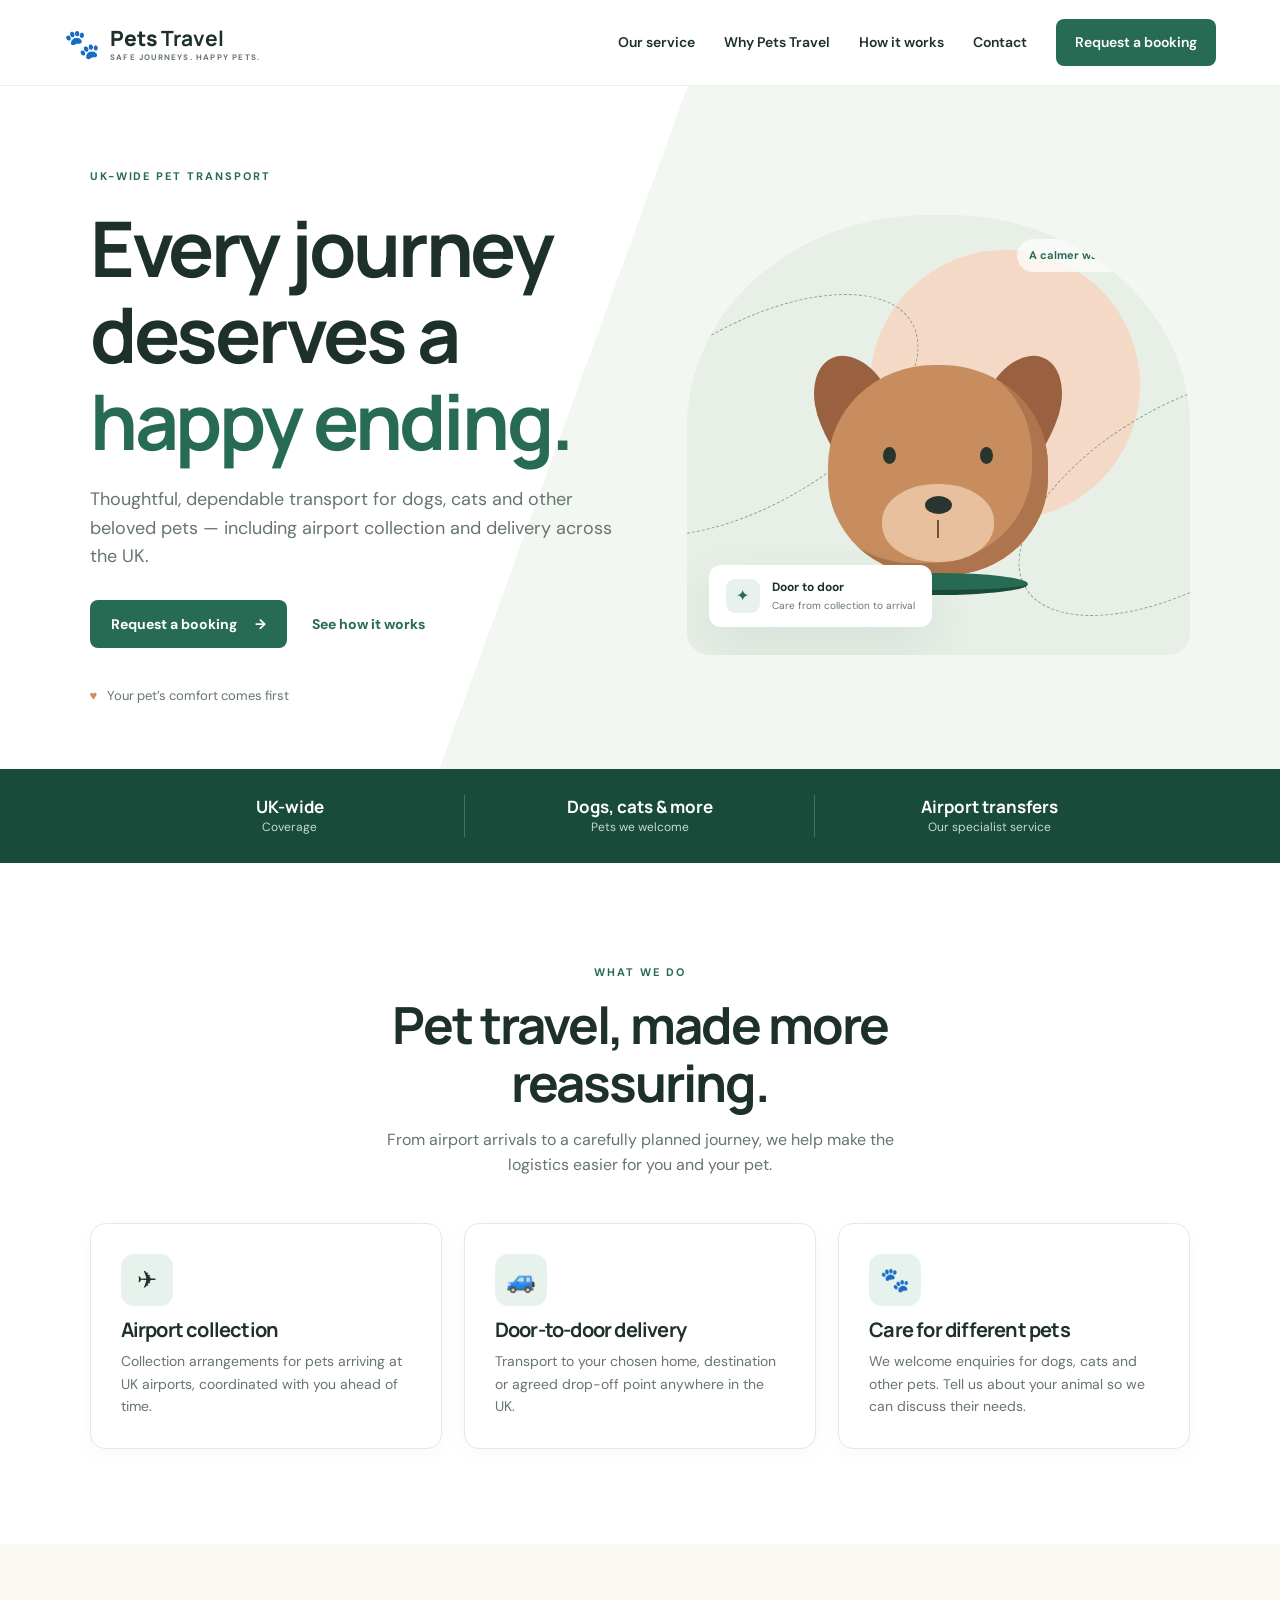
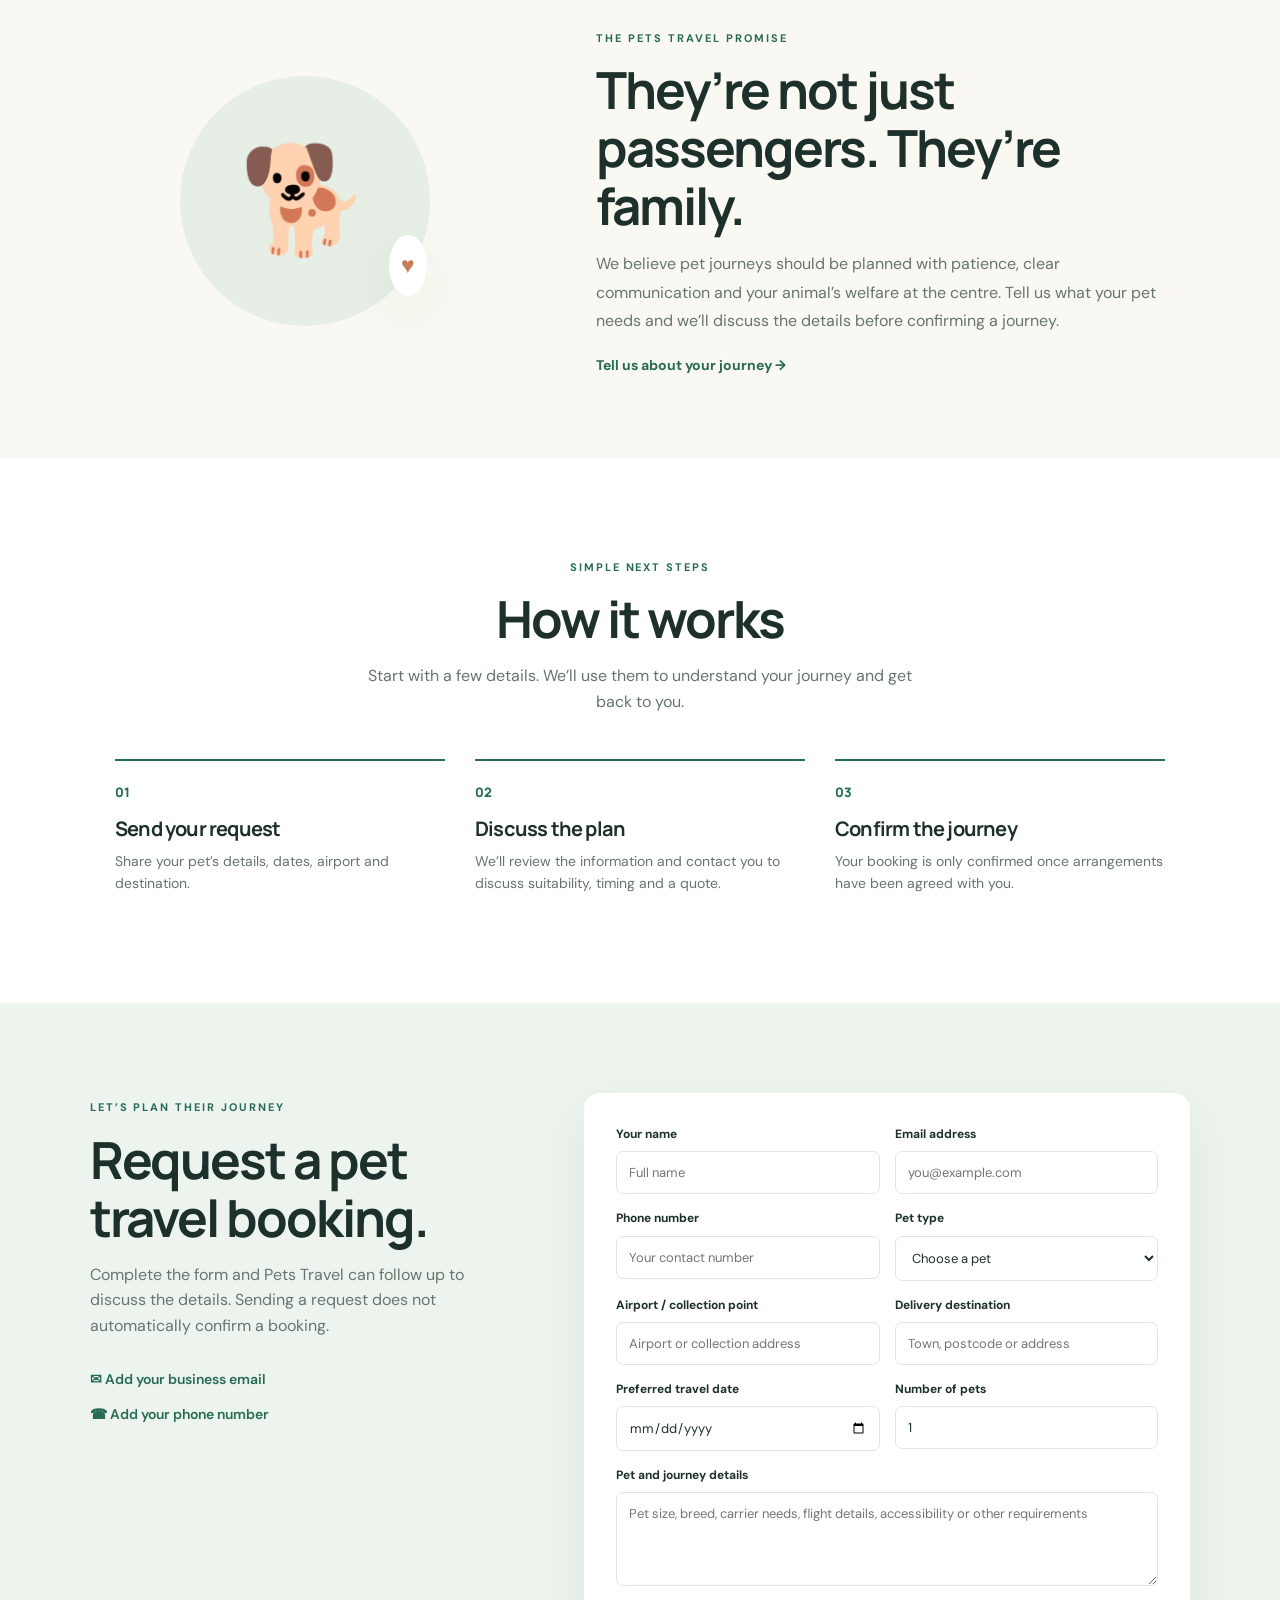
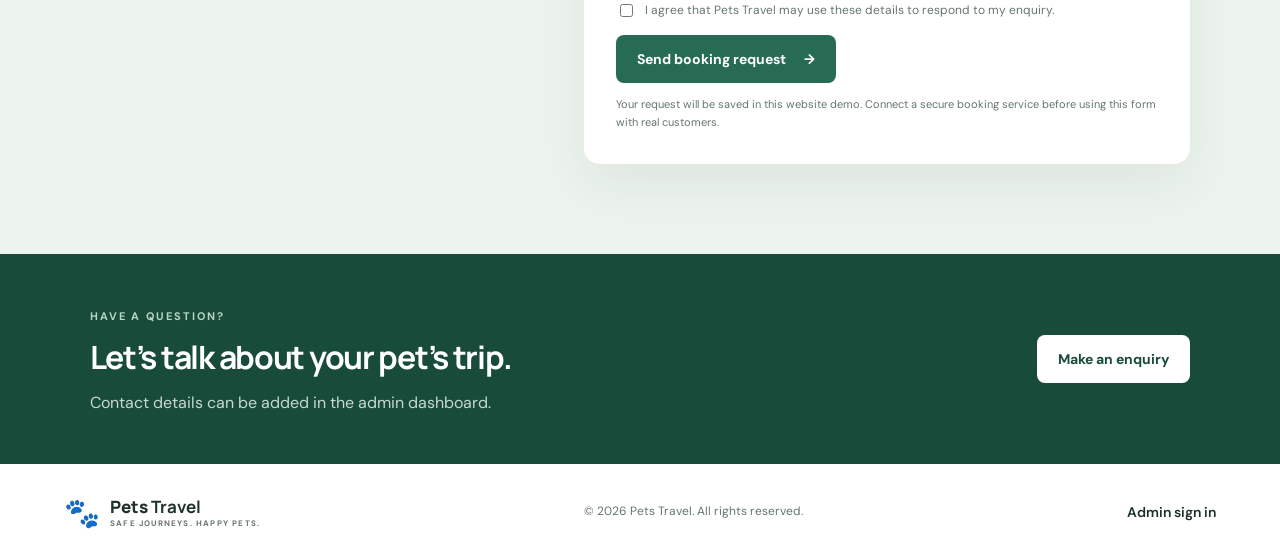
<file: index.html>
<!doctype html>
<html lang="en">
<head>
  <meta charset="utf-8"><meta name="viewport" content="width=device-width, initial-scale=1">
  <meta name="description" content="Safe, reliable UK-wide pet transport for dogs, cats and other pets. Request a Pets Travel booking or quote.">
  <title>Pets Travel | Safe journeys for happy pets</title>
  <link rel="stylesheet" href="styles.css">
</head>
<body>
<header class="site-header">
  <a class="brand" href="#home" aria-label="Pets Travel home"><span class="brand-mark">🐾</span><span>Pets <b>Travel</b><small>SAFE JOURNEYS. HAPPY PETS.</small></span></a>
  <button class="menu-toggle" id="menuToggle" aria-label="Open navigation">☰</button>
  <nav id="mainNav"><a href="#services">Our service</a><a href="#about">Why Pets Travel</a><a href="#how">How it works</a><a href="#contact">Contact</a><a class="nav-cta" href="#booking">Request a booking</a></nav>
</header>
<main id="home">
  <section class="hero">
    <div class="hero-copy">
      <span class="eyebrow">UK-WIDE PET TRANSPORT</span>
      <h1>Every journey deserves a <em>happy ending.</em></h1>
      <p>Thoughtful, dependable transport for dogs, cats and other beloved pets — including airport collection and delivery across the UK.</p>
      <div class="hero-actions"><a class="button button-primary" href="#booking">Request a booking <span>→</span></a><a class="text-link" href="#how">See how it works</a></div>
      <div class="trust-line"><span>♥</span> Your pet’s comfort comes first</div>
    </div>
    <div class="hero-art" role="img" aria-label="Illustration of a happy dog travelling safely">
      <div class="sun"></div><div class="art-label">A calmer way to travel</div>
      <div class="pet-illustration"><div class="ear ear-left"></div><div class="ear ear-right"></div><div class="dog-head"><div class="eye eye-left"></div><div class="eye eye-right"></div><div class="snout"><div class="nose"></div><div class="smile"></div></div></div><div class="collar"></div></div>
      <div class="travel-card"><span class="travel-icon">✦</span><span><b>Door to door</b><small>Care from collection to arrival</small></span></div>
      <div class="route route-one"></div><div class="route route-two"></div>
    </div>
  </section>
  <section class="quick-facts"><div><b>UK-wide</b><span>Coverage</span></div><div><b>Dogs, cats & more</b><span>Pets we welcome</span></div><div><b>Airport transfers</b><span>Our specialist service</span></div></section>
  <section class="section" id="services">
    <div class="section-heading"><span class="eyebrow">WHAT WE DO</span><h2>Pet travel, made more reassuring.</h2><p>From airport arrivals to a carefully planned journey, we help make the logistics easier for you and your pet.</p></div>
    <div class="service-grid">
      <article class="service-card"><div class="service-icon">✈</div><h3>Airport collection</h3><p>Collection arrangements for pets arriving at UK airports, coordinated with you ahead of time.</p></article>
      <article class="service-card"><div class="service-icon">🚙</div><h3>Door-to-door delivery</h3><p>Transport to your chosen home, destination or agreed drop-off point anywhere in the UK.</p></article>
      <article class="service-card"><div class="service-icon">🐾</div><h3>Care for different pets</h3><p>We welcome enquiries for dogs, cats and other pets. Tell us about your animal so we can discuss their needs.</p></article>
    </div>
  </section>
  <section class="about-band" id="about"><div class="about-art"><div class="about-circle">🐕<span>♥</span></div></div><div><span class="eyebrow">THE PETS TRAVEL PROMISE</span><h2>They’re not just passengers. They’re family.</h2><p>We believe pet journeys should be planned with patience, clear communication and your animal’s welfare at the centre. Tell us what your pet needs and we’ll discuss the details before confirming a journey.</p><a class="text-link" href="#booking">Tell us about your journey →</a></div></section>
  <section class="section steps-section" id="how"><div class="section-heading"><span class="eyebrow">SIMPLE NEXT STEPS</span><h2>How it works</h2><p>Start with a few details. We’ll use them to understand your journey and get back to you.</p></div>
    <div class="steps"><div><span>01</span><h3>Send your request</h3><p>Share your pet’s details, dates, airport and destination.</p></div><div><span>02</span><h3>Discuss the plan</h3><p>We’ll review the information and contact you to discuss suitability, timing and a quote.</p></div><div><span>03</span><h3>Confirm the journey</h3><p>Your booking is only confirmed once arrangements have been agreed with you.</p></div></div>
  </section>
  <section class="booking-section" id="booking"><div class="booking-intro"><span class="eyebrow">LET’S PLAN THEIR JOURNEY</span><h2>Request a pet travel booking.</h2><p>Complete the form and Pets Travel can follow up to discuss the details. Sending a request does not automatically confirm a booking.</p><div class="contact-points"><span>✉ <span data-setting="email">Add your business email</span></span><span>☎ <span data-setting="phone">Add your phone number</span></span></div></div>
    <form id="bookingForm" class="booking-form">
      <div class="form-row"><label>Your name<input name="customerName" required autocomplete="name" placeholder="Full name"></label><label>Email address<input name="email" type="email" required autocomplete="email" placeholder="you@example.com"></label></div>
      <div class="form-row"><label>Phone number<input name="phone" required autocomplete="tel" placeholder="Your contact number"></label><label>Pet type<select name="petType" required><option value="">Choose a pet</option><option>Dog</option><option>Cat</option><option>Other pet</option></select></label></div>
      <div class="form-row"><label>Airport / collection point<input name="collection" required placeholder="Airport or collection address"></label><label>Delivery destination<input name="destination" required placeholder="Town, postcode or address"></label></div>
      <div class="form-row"><label>Preferred travel date<input name="travelDate" type="date" required></label><label>Number of pets<input name="petCount" type="number" min="1" max="20" value="1" required></label></div>
      <label>Pet and journey details<textarea name="details" rows="4" placeholder="Pet size, breed, carrier needs, flight details, accessibility or other requirements"></textarea></label>
      <label class="consent"><input type="checkbox" required> I agree that Pets Travel may use these details to respond to my enquiry.</label>
      <button class="button button-primary" type="submit">Send booking request <span>→</span></button>
      <p class="form-note" id="formMessage" aria-live="polite">Your request will be saved in this website demo. Connect a secure booking service before using this form with real customers.</p>
    </form>
  </section>
  <section class="contact-strip" id="contact"><div><span class="eyebrow">HAVE A QUESTION?</span><h2>Let’s talk about your pet’s trip.</h2><p>Contact details can be added in the admin dashboard.</p></div><a class="button button-light" href="#booking">Make an enquiry</a></section>
</main>
<footer><a class="brand brand-footer" href="#home"><span class="brand-mark">🐾</span><span>Pets <b>Travel</b><small>SAFE JOURNEYS. HAPPY PETS.</small></span></a><p>© <span id="year"></span> Pets Travel. All rights reserved.</p><a href="admin.html">Admin sign in</a></footer>
<script src="app.js"></script>
</body></html>
</file>
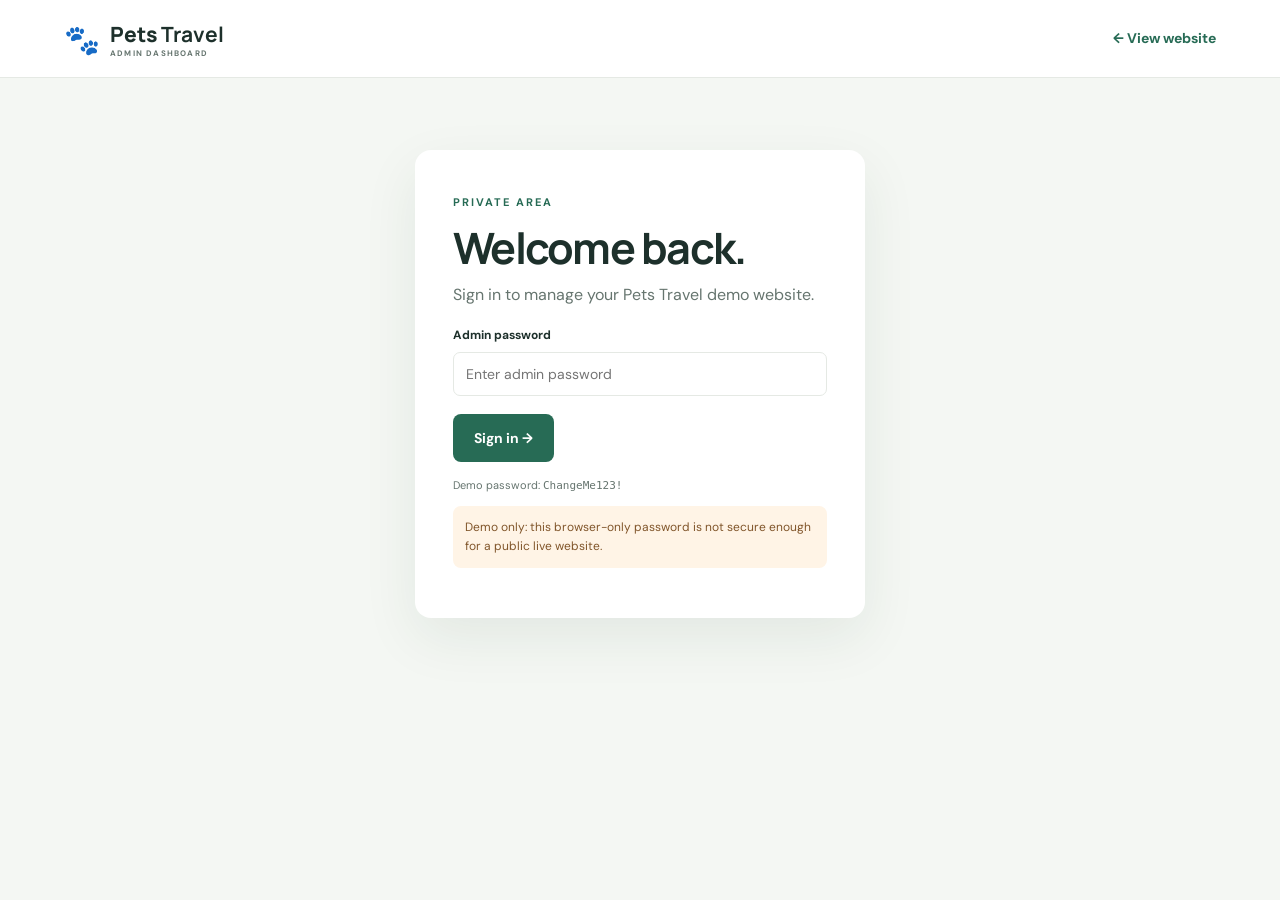
<file: admin.html>
<!doctype html>
<html lang="en"><head><meta charset="utf-8"><meta name="viewport" content="width=device-width,initial-scale=1"><title>Pets Travel | Admin</title><link rel="stylesheet" href="styles.css"><link rel="stylesheet" href="admin.css"></head>
<body class="admin-body"><header class="admin-top"><a class="brand" href="index.html"><span class="brand-mark">🐾</span><span>Pets <b>Travel</b><small>ADMIN DASHBOARD</small></span></a><a href="index.html" class="text-link">← View website</a></header>
<main class="admin-wrap">
<section id="loginPanel" class="login-card"><span class="eyebrow">PRIVATE AREA</span><h1>Welcome back.</h1><p>Sign in to manage your Pets Travel demo website.</p><form id="loginForm"><label>Admin password<input id="adminPassword" type="password" required placeholder="Enter admin password"></label><button class="button button-primary">Sign in →</button></form><p class="tiny">Demo password: <code>ChangeMe123!</code></p><p class="warning">Demo only: this browser-only password is not secure enough for a public live website.</p></section>
<section id="dashboard" hidden>
 <div class="dash-heading"><div><span class="eyebrow">PETS TRAVEL CONTROL CENTRE</span><h1>Dashboard</h1><p>Manage booking requests and your website details.</p></div><button id="logout" class="button button-outline">Sign out</button></div>
 <div class="stats"><article><span>Booking requests</span><b id="totalBookings">0</b></article><article><span>New requests</span><b id="newBookings">0</b></article><article><span>Confirmed</span><b id="confirmedBookings">0</b></article></div>
 <div class="admin-grid">
  <section class="panel"><div class="panel-title"><h2>Booking requests</h2><button id="exportCsv" class="button button-small button-outline">Export CSV</button></div><div id="bookingList" class="booking-list"><p>No booking requests yet.</p></div></section>
  <section class="panel"><h2>Website details</h2><p class="panel-desc">These details appear on your public website.</p><form id="settingsForm"><label>Business name<input name="businessName" required></label><label>Business email<input name="email" type="email" placeholder="hello@example.co.uk"></label><label>Business phone<input name="phone" placeholder="Your contact number"></label><label>Tagline<input name="tagline"></label><button class="button button-primary">Save website details</button><p id="settingsMessage" class="tiny" aria-live="polite"></p></form></section>
 </div>
 <section class="panel content-panel"><h2>Quick website links</h2><div class="quick-links"><a href="index.html#booking">View booking form ↗</a><a href="index.html#services">View services ↗</a><a href="index.html#contact">View contact section ↗</a></div></section>
</section></main><script src="admin.js"></script></body></html>
</file>
<file: styles.css>
@import url('https://fonts.googleapis.com/css2?family=DM+Sans:wght@400;500;600;700&family=Manrope:wght@400;500;600;700;800&display=swap');
:root{--ink:#1d302b;--muted:#66756f;--green:#276b55;--green-dark:#194b3b;--mint:#e8f2ec;--cream:#faf8f2;--peach:#f4d9c6;--line:#e5e9e4;--white:#fff;--shadow:0 20px 55px #193d2c14}
*{box-sizing:border-box}html{scroll-behavior:smooth}body{margin:0;color:var(--ink);font-family:'DM Sans',sans-serif;line-height:1.6}h1,h2,h3{font-family:Manrope,sans-serif;line-height:1.13;letter-spacing:-.04em}h1{font-size:clamp(2.8rem,6vw,5.1rem);margin:17px 0 20px;max-width:660px}h1 em{font-style:normal;color:var(--green)}h2{font-size:clamp(2rem,4vw,3.2rem);margin:12px 0 15px}h3{font-size:1.25rem;margin:13px 0 9px}p{color:var(--muted);margin-top:0}.site-header{height:86px;padding:0 max(5vw,24px);display:flex;align-items:center;justify-content:space-between;background:#fff;position:sticky;top:0;z-index:10;border-bottom:1px solid #eef0ec}.brand{display:flex;align-items:center;gap:10px;color:var(--ink);text-decoration:none;font:800 21px Manrope}.brand small{display:block;font:700 8px 'DM Sans';letter-spacing:.15em;color:var(--muted)}.brand-mark{font-size:29px}.site-header nav{display:flex;align-items:center;gap:29px}.site-header nav a,footer>a{color:var(--ink);text-decoration:none;font-size:14px;font-weight:600}.site-header nav a:hover,footer>a:hover{color:var(--green)}.site-header nav .nav-cta{background:var(--green);color:white;padding:12px 19px;border-radius:8px}.menu-toggle{display:none;border:0;background:none;font-size:25px}.hero{padding:76px max(7vw,25px) 62px;display:grid;grid-template-columns:1.04fr .96fr;align-items:center;gap:4vw;background:linear-gradient(110deg,#fff 45%,#f3f7f1 45%)}.hero-copy>p{font-size:18px;max-width:570px}.eyebrow{font-size:11px;font-weight:700;letter-spacing:.18em;color:var(--green)}.hero-actions{display:flex;align-items:center;gap:25px;margin-top:29px}.button{display:inline-flex;justify-content:center;align-items:center;gap:18px;padding:15px 21px;border:0;border-radius:8px;text-decoration:none;font:700 14px 'DM Sans';cursor:pointer}.button-primary{background:var(--green);color:#fff}.button-primary:hover{background:var(--green-dark)}.text-link{color:var(--green);font-weight:700;text-decoration:none;font-size:14px}.trust-line{margin-top:38px;color:var(--muted);font-size:13px}.trust-line span{color:#d18a5d;margin-right:7px}.hero-art{height:440px;position:relative;background:#e7efe7;border-radius:48% 48% 22px 22px;overflow:hidden;display:flex;justify-content:center;align-items:center}.sun{position:absolute;width:270px;height:270px;border-radius:50%;background:#f4d9c6;top:35px;right:50px}.pet-illustration{position:relative;width:250px;height:270px;margin-top:90px;z-index:2}.dog-head{position:absolute;width:220px;height:210px;left:15px;top:20px;border-radius:48% 48% 46% 46%;background:#c88d5e;box-shadow:inset -16px -12px #ad744d}.ear{position:absolute;width:75px;height:115px;top:8px;background:#99613f;border-radius:60% 60% 50% 50%;z-index:0}.ear-left{left:5px;transform:rotate(-24deg)}.ear-right{right:5px;transform:rotate(24deg)}.eye{position:absolute;top:82px;width:13px;height:17px;background:#27352e;border-radius:50%}.eye-left{left:55px}.eye-right{right:55px}.snout{position:absolute;width:112px;height:78px;background:#e8c09d;left:54px;top:119px;border-radius:48%}.nose{position:absolute;left:43px;top:12px;width:27px;height:18px;background:#29352e;border-radius:50%}.smile{position:absolute;left:55px;top:36px;width:2px;height:18px;background:#73503a}.collar{position:absolute;z-index:3;bottom:20px;left:35px;width:180px;height:22px;border-radius:50%;background:#276b55;border-bottom:5px solid #194b3b}.travel-card{position:absolute;bottom:28px;left:22px;background:white;border-radius:12px;padding:13px 17px;display:flex;gap:12px;align-items:center;box-shadow:var(--shadow);z-index:4}.travel-icon{width:34px;height:34px;display:grid;place-items:center;background:var(--mint);border-radius:9px;color:var(--green)}.travel-card b,.travel-card small{display:block}.travel-card b{font-size:12px}.travel-card small{font-size:10px;color:var(--muted)}.art-label{position:absolute;right:22px;top:24px;background:#ffffffb8;padding:8px 12px;border-radius:30px;font-size:11px;color:var(--green);font-weight:700}.route{position:absolute;border:1px dashed #83a28d;border-radius:50%;width:370px;height:180px;transform:rotate(-30deg)}.route-one{top:110px;left:-120px}.route-two{bottom:70px;right:-180px}.quick-facts{display:grid;grid-template-columns:repeat(3,1fr);padding:26px 9%;background:var(--green-dark);color:#fff}.quick-facts div{text-align:center;border-right:1px solid #ffffff35}.quick-facts div:last-child{border:0}.quick-facts b,.quick-facts span{display:block}.quick-facts b{font:700 17px Manrope}.quick-facts span{font-size:12px;color:#c7d9ce}.section{padding:95px max(7vw,25px)}.section-heading{text-align:center;max-width:650px;margin:0 auto 45px}.section-heading p{max-width:560px;margin:auto}.service-grid{display:grid;grid-template-columns:repeat(3,1fr);gap:22px;max-width:1120px;margin:auto}.service-card{padding:30px;border:1px solid var(--line);border-radius:15px;box-shadow:0 5px 20px #193d2c08}.service-icon{width:52px;height:52px;border-radius:13px;background:var(--mint);display:grid;place-items:center;font-size:24px}.service-card p{font-size:14px;margin-bottom:0}.about-band{padding:80px max(9vw,25px);background:var(--cream);display:grid;grid-template-columns:.8fr 1.2fr;align-items:center;gap:8vw}.about-band>div:last-child{max-width:590px}.about-band p{line-height:1.8}.about-art{display:grid;place-items:center}.about-circle{position:relative;width:250px;height:250px;border-radius:50%;display:grid;place-items:center;background:#e6eee5;font-size:105px}.about-circle span{position:absolute;right:3px;bottom:30px;background:#fff;color:#c77c5a;border-radius:50%;padding:12px;font-size:23px;box-shadow:var(--shadow)}.steps-section{background:#fff}.steps{display:grid;grid-template-columns:repeat(3,1fr);gap:30px;max-width:1050px;margin:auto}.steps>div{border-top:2px solid var(--green);padding-top:18px}.steps>div>span{color:var(--green);font:800 13px Manrope}.steps p{font-size:14px}.booking-section{padding:90px max(7vw,25px);background:#edf4ee;display:grid;grid-template-columns:.8fr 1.2fr;gap:7vw}.booking-intro{max-width:420px}.contact-points{display:grid;gap:12px;margin-top:30px;color:var(--green);font-size:14px;font-weight:600}.booking-form{background:#fff;padding:32px;border-radius:16px;box-shadow:var(--shadow)}.booking-form label{display:block;font-size:12px;font-weight:700;color:var(--ink);margin-bottom:15px}.form-row{display:grid;grid-template-columns:1fr 1fr;gap:15px}.booking-form input:not([type=checkbox]),.booking-form select,.booking-form textarea{display:block;width:100%;margin-top:7px;padding:12px;border:1px solid #dfe6df;border-radius:7px;font:400 13px 'DM Sans';color:var(--ink);background:white}.booking-form input:focus,.booking-form select:focus,.booking-form textarea:focus{outline:2px solid #9ebca9;border-color:var(--green)}.consent{display:flex!important;gap:9px;align-items:flex-start;font-weight:400!important;color:var(--muted)!important}.consent input{margin-top:3px}.form-note{font-size:11px;margin:13px 0 0}.contact-strip{padding:48px max(7vw,25px);background:var(--green-dark);color:white;display:flex;align-items:center;justify-content:space-between;gap:20px}.contact-strip h2{font-size:2rem}.contact-strip p{color:#c8d9d0;margin:0}.contact-strip .eyebrow{color:#b8d5c2}.button-light{background:#fff;color:var(--green-dark)}footer{padding:28px max(5vw,24px);display:flex;align-items:center;justify-content:space-between;gap:15px}footer p{font-size:12px;margin:0}.brand-footer{font-size:17px}
@media(max-width:800px){.site-header nav{display:none;position:absolute;top:85px;left:0;right:0;background:#fff;padding:20px 25px;box-shadow:var(--shadow);flex-direction:column;align-items:stretch;gap:18px}.site-header nav.open{display:flex}.menu-toggle{display:block}.hero{grid-template-columns:1fr;padding-top:55px}.hero-art{height:350px;max-width:550px;width:100%;margin:auto}.quick-facts{padding:22px 10px}.quick-facts b{font-size:13px}.quick-facts span{font-size:10px}.service-grid,.steps{grid-template-columns:1fr}.about-band,.booking-section{grid-template-columns:1fr}.about-art{order:2}.booking-form{padding:23px}.contact-strip{align-items:flex-start;flex-direction:column}.section{padding-top:70px;padding-bottom:70px}}
@media(max-width:500px){.form-row{grid-template-columns:1fr;gap:0}.hero-actions{align-items:flex-start;flex-direction:column;gap:17px}.hero-art{height:310px}.quick-facts{grid-template-columns:1fr;gap:13px}.quick-facts div{border:0;border-bottom:1px solid #ffffff35;padding-bottom:12px}.quick-facts div:last-child{padding:0}footer{flex-wrap:wrap}.booking-form{padding:18px}}
</file>
<file: admin.css>
.admin-body{background:#f4f7f3;min-height:100vh}.admin-top{height:78px;background:#fff;border-bottom:1px solid var(--line);display:flex;align-items:center;justify-content:space-between;padding:0 max(5vw,22px)}.admin-wrap{max-width:1250px;margin:45px auto;padding:0 24px}.login-card{max-width:450px;margin:8vh auto;background:white;padding:38px;border-radius:16px;box-shadow:var(--shadow)}.login-card h1,.dash-heading h1{font-size:2.7rem;margin:10px 0}.login-card label,.panel label{display:block;font-size:12px;font-weight:700;margin:18px 0}.login-card input,.panel input{display:block;width:100%;padding:12px;border:1px solid var(--line);border-radius:7px;margin-top:7px;font:14px 'DM Sans'}.tiny{font-size:11px;color:var(--muted);margin-top:15px}.warning{padding:12px;background:#fff4e6;color:#80552a;border-radius:8px;font-size:12px}.admin-wrap button{cursor:pointer}.dash-heading{display:flex;justify-content:space-between;align-items:center;margin-bottom:25px}.button-outline{background:white;border:1px solid var(--line);color:var(--ink)}.button-small{padding:9px 12px;font-size:12px}.stats{display:grid;grid-template-columns:repeat(3,1fr);gap:16px;margin-bottom:20px}.stats article,.panel{background:#fff;padding:23px;border-radius:13px;box-shadow:0 5px 20px #193d2c08}.stats span,.stats b{display:block}.stats span{font-size:12px;color:var(--muted)}.stats b{font:800 30px Manrope;margin-top:7px}.admin-grid{display:grid;grid-template-columns:1.4fr .8fr;gap:20px}.panel h2{font-size:19px;margin:0 0 9px}.panel-title{display:flex;justify-content:space-between;align-items:center;gap:10px;margin-bottom:15px}.panel-desc{font-size:12px}.booking-list{display:grid;gap:12px}.booking-item{border:1px solid var(--line);border-radius:9px;padding:14px}.booking-item header{display:flex;justify-content:space-between;gap:10px}.booking-item h3{font-size:15px;margin:0}.booking-item p{font-size:12px;margin:7px 0}.booking-item select{padding:7px;border:1px solid var(--line);border-radius:6px}.booking-meta{font-size:11px;color:var(--muted)}.booking-item a{color:var(--green)}.content-panel{margin-top:20px}.quick-links{display:flex;gap:20px;flex-wrap:wrap}.quick-links a{color:var(--green);font-weight:700;font-size:13px}@media(max-width:850px){.admin-grid{grid-template-columns:1fr}}@media(max-width:550px){.stats{grid-template-columns:1fr}.dash-heading{align-items:flex-start;gap:12px;flex-direction:column}.panel{padding:17px}.admin-wrap{padding:0 14px}.login-card{padding:25px}}
</file>
